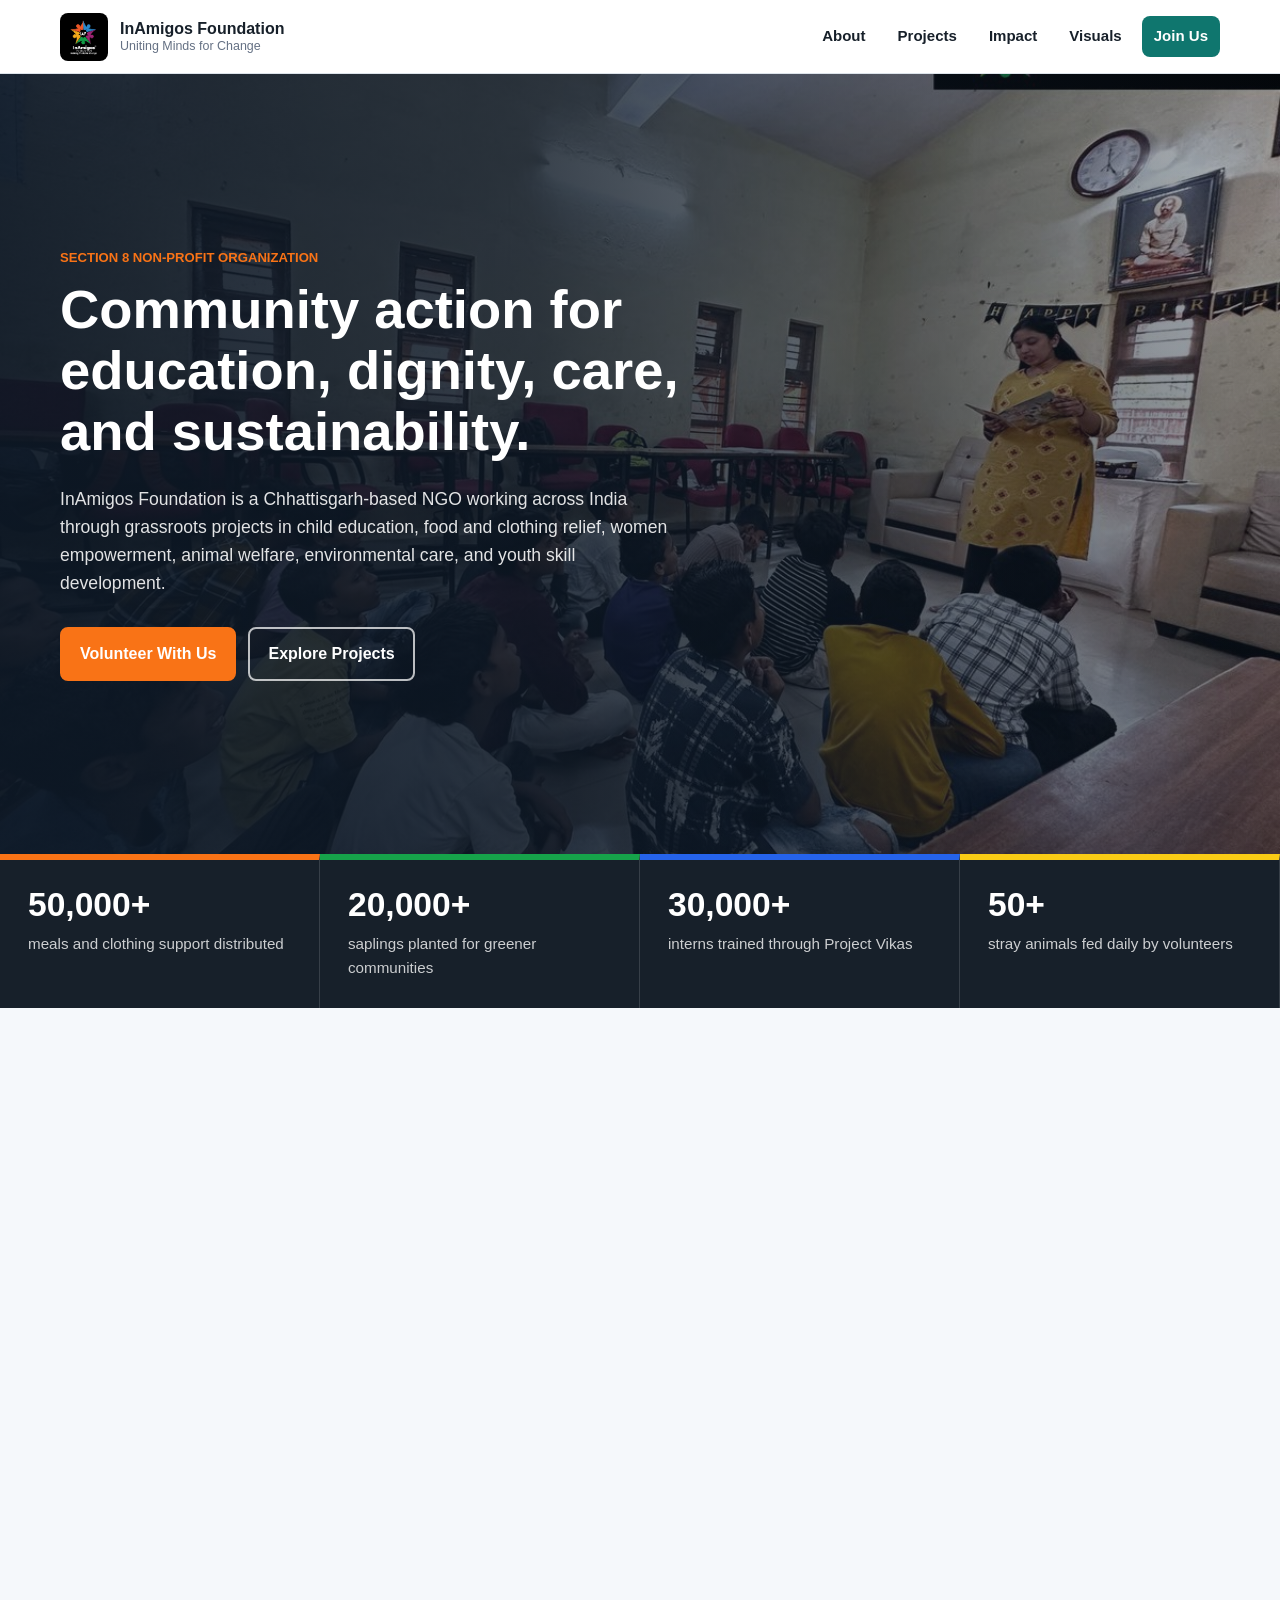
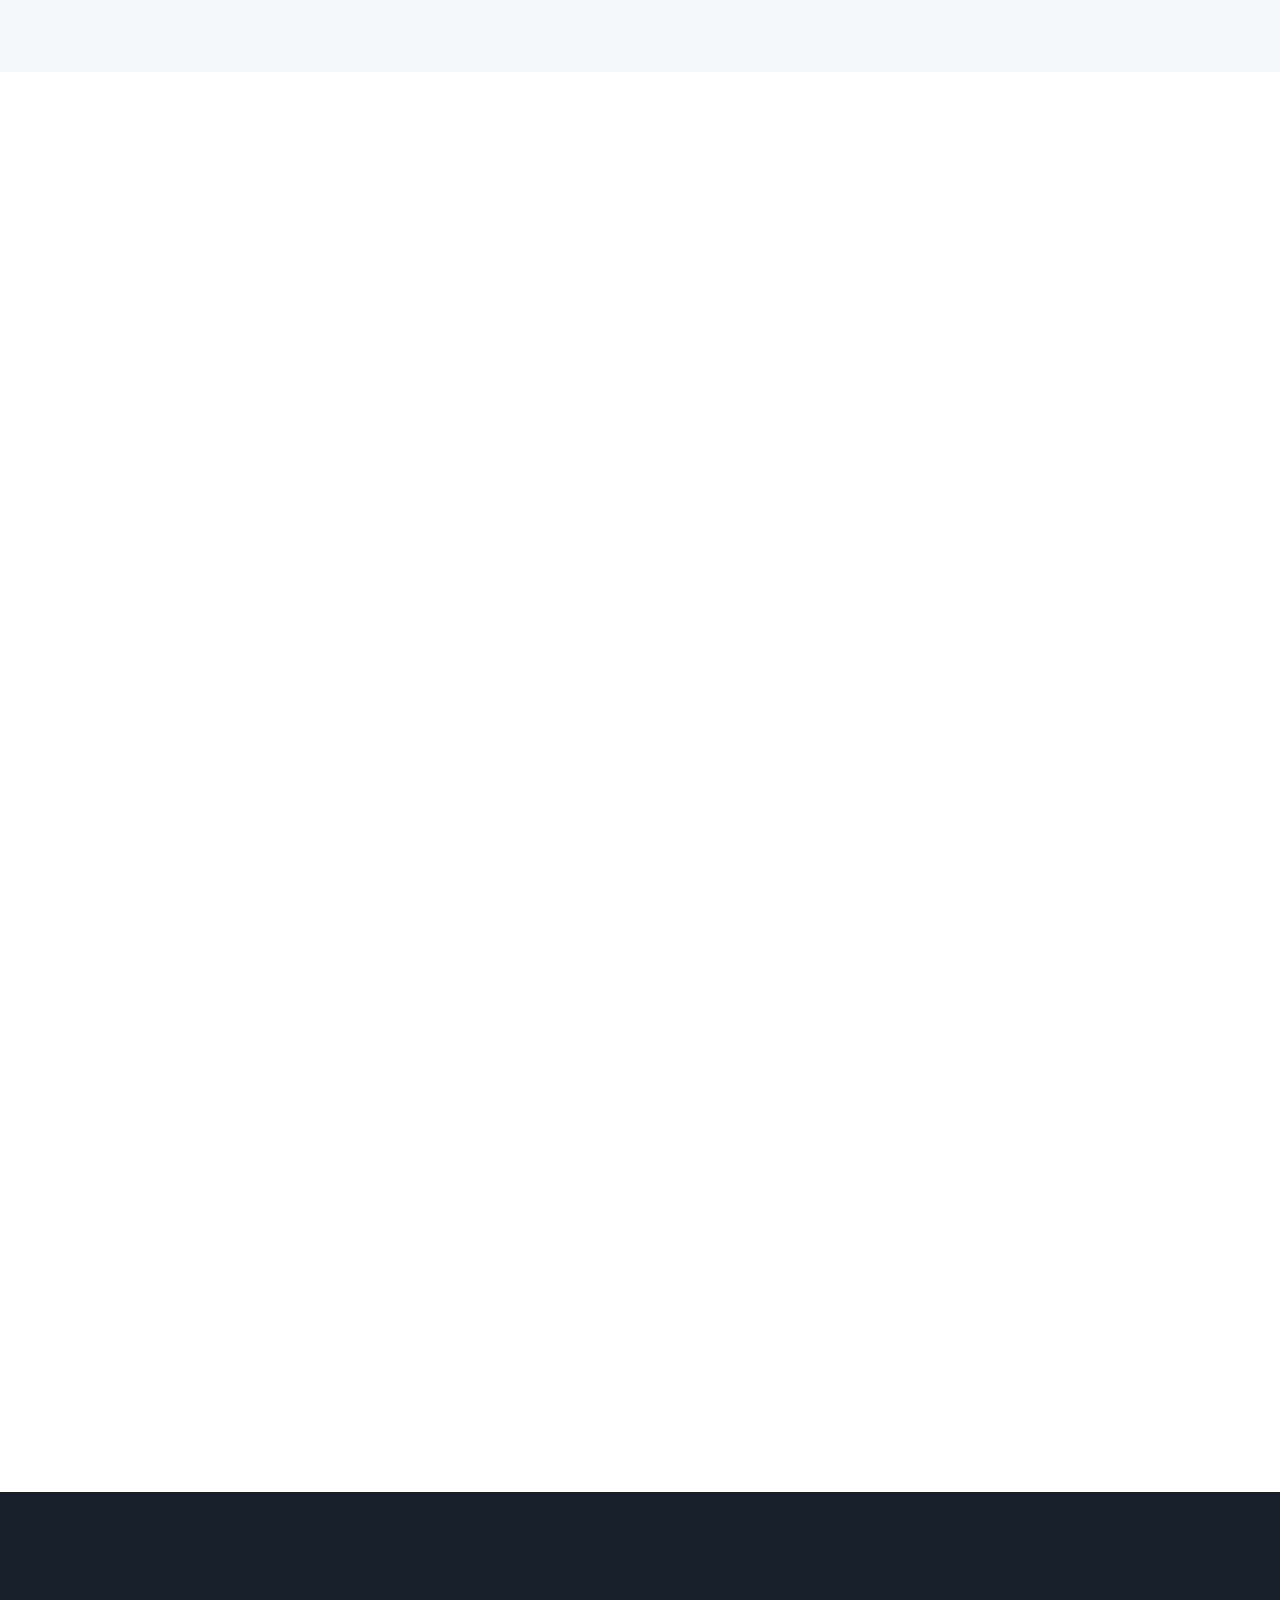
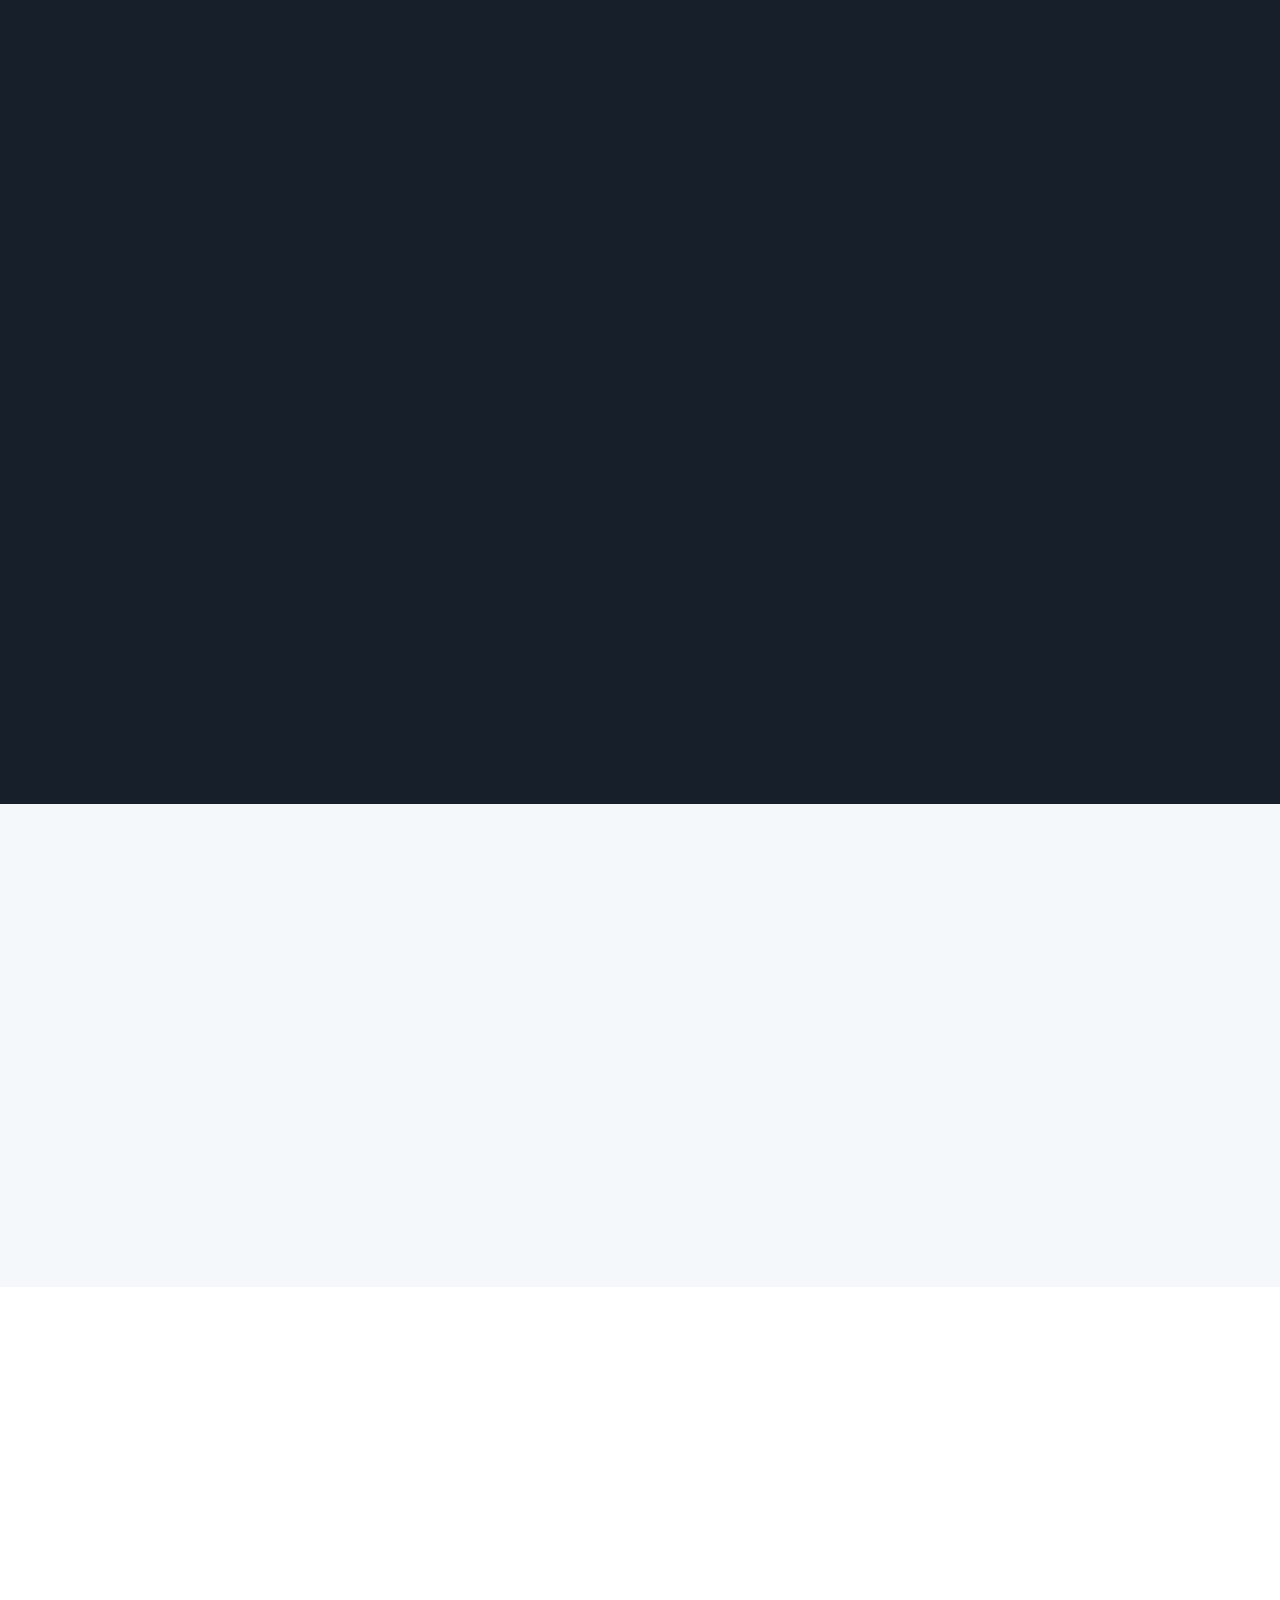
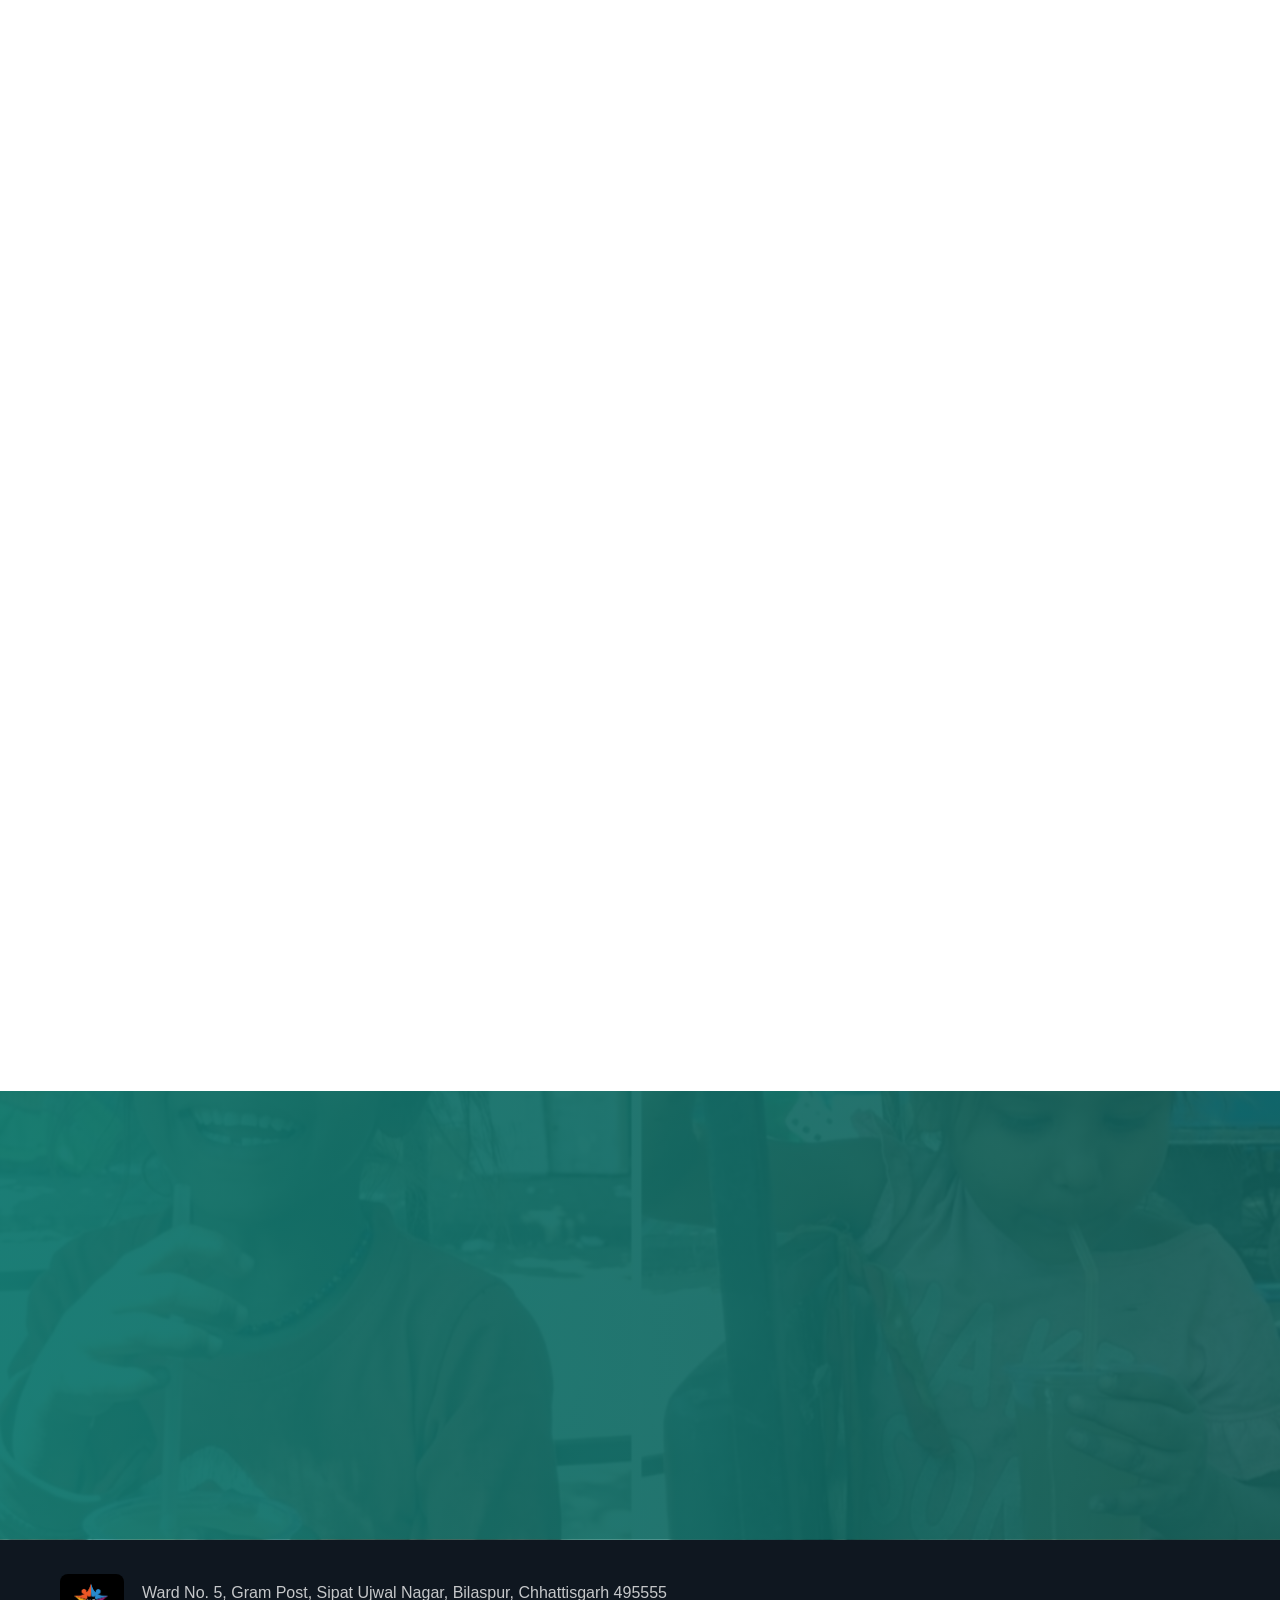
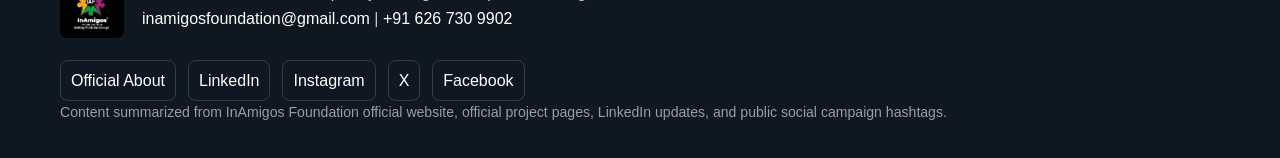
<file: index.html>
<!DOCTYPE html>
<html lang="en">
<head>
  <meta charset="UTF-8">
  <meta name="viewport" content="width=device-width, initial-scale=1.0">
  <meta name="description" content="Awareness webpage for InAmigos Foundation projects, initiatives, social impact, and volunteer support.">
  <title>InAmigos Foundation | Uniting Minds for Change</title>
  <link rel="icon" type="image/jpeg" href="logo.jpg">
  <link rel="apple-touch-icon" href="logo.jpg">
  <link rel="stylesheet" href="styles.css">
</head>
<body>
  <header class="site-header">
    <a class="brand" href="#top" aria-label="InAmigos Foundation home">
      <img src="logo.jpg" alt="InAmigos Foundation logo">
      <span>
        <strong>InAmigos Foundation</strong>
        <small>Uniting Minds for Change</small>
      </span>
    </a>

    <nav class="site-nav" aria-label="Primary navigation">
      <a href="#about">About</a>
      <a href="#projects">Projects</a>
      <a href="#impact">Impact</a>
      <a href="#visuals">Visuals</a>
      <a class="nav-action" href="#join">Join Us</a>
    </nav>

    <div class="mobile-actions">
      <a class="mobile-cta" href="#join">Join</a>
      <details class="mobile-menu">
        <summary>
          <span class="menu-icon" aria-hidden="true"></span>
          <span>Menu</span>
        </summary>
        <nav class="mobile-nav" aria-label="Mobile navigation">
          <a href="#about">About</a>
          <a href="#projects">Projects</a>
          <a href="#impact">Impact</a>
          <a href="#visuals">Visuals</a>
          <a href="#join">Volunteer</a>
        </nav>
      </details>
    </div>
  </header>

  <main id="top">
    <section class="hero" aria-labelledby="hero-title">
      <div class="hero-overlay"></div>
      <div class="hero-content">
        <p class="eyebrow">Section 8 Non-profit Organization</p>
        <h1 id="hero-title">Community action for education, dignity, care, and sustainability.</h1>
        <p class="hero-copy">
          InAmigos Foundation is a Chhattisgarh-based NGO working across India through grassroots projects in child education, food and clothing relief, women empowerment, animal welfare, environmental care, and youth skill development.
        </p>
        <div class="hero-actions" aria-label="Primary actions">
          <a class="button primary" href="#join">Volunteer With Us</a>
          <a class="button secondary" href="#projects">Explore Projects</a>
        </div>
      </div>
    </section>

    <section class="stats-band" aria-label="Impact highlights">
      <div class="stat">
        <strong>50,000+</strong>
        <span>meals and clothing support distributed</span>
      </div>
      <div class="stat">
        <strong>20,000+</strong>
        <span>saplings planted for greener communities</span>
      </div>
      <div class="stat">
        <strong>30,000+</strong>
        <span>interns trained through Project Vikas</span>
      </div>
      <div class="stat">
        <strong>50+</strong>
        <span>stray animals fed daily by volunteers</span>
      </div>
    </section>

    <section class="section about-section" id="about" aria-labelledby="about-title">
      <div class="section-grid about-grid">
        <div>
          <p class="eyebrow">Introduction</p>
          <h2 id="about-title">An NGO built around practical, community-led change.</h2>
          <p>
            Founded on September 23, 2020 by Mr. Govind Shukla, InAmigos Foundation works to bridge gaps in education, healthcare, economic opportunity, and social inclusion. The foundation brings volunteers, local communities, and partners together to create sustainable solutions for people who need support most.
          </p>
          <p>
            Its work is backed by public credentials including Section 8 registration, 80G and 12A certifications, CSR-1 registration, NITI Aayog recognition, and ISO 9001:2015 certification.
          </p>
        </div>
        <div class="credential-panel" aria-label="Organization credentials">
          <div>
            <span>Registered</span>
            <strong>Section 8 NGO</strong>
          </div>
          <div>
            <span>Certified</span>
            <strong>80G &amp; 12A</strong>
          </div>
          <div>
            <span>Eligible</span>
            <strong>CSR-1 Partnerships</strong>
          </div>
          <div>
            <span>Recognized</span>
            <strong>NGO Darpan, NITI Aayog</strong>
          </div>
          <div>
            <span>Quality</span>
            <strong>ISO 9001:2015</strong>
          </div>
        </div>
      </div>
    </section>

    <section class="section projects-section" id="projects" aria-labelledby="projects-title">
      <div class="section-heading">
        <p class="eyebrow">Ongoing Projects</p>
        <h2 id="projects-title">Six initiatives, one shared purpose.</h2>
        <p>
          Each program focuses on a specific social need while supporting the broader goal of stronger, more inclusive communities.
        </p>
      </div>

      <div class="projects-grid">
        <article class="project-card">
          <img src="seva.jpeg" alt="Children receiving refreshments under an InAmigos community support activity" loading="lazy" decoding="async">
          <div class="project-body">
            <span>Project SEVA</span>
            <h3>Food, clothing, and basic relief</h3>
            <p>Supports underprivileged families through meal distribution, clothing drives, winter relief, and street-level service that protects dignity during hardship.</p>
          </div>
        </article>

        <article class="project-card">
          <img src="bachpanshala.jpeg" alt="Children attending an education session with an InAmigos volunteer" loading="lazy" decoding="async">
          <div class="project-body">
            <span>Project BACHPANSHALA</span>
            <h3>Learning support for children</h3>
            <p>Bridges education gaps through basic school support, digital literacy, life skills, learning sessions, and access to study material.</p>
          </div>
        </article>

        <article class="project-card">
          <img src="animal.jpeg" alt="InAmigos animal welfare poster for stray animal care and feeding" loading="lazy" decoding="async">
          <div class="project-body">
            <span>Project JEEV</span>
            <h3>Care for stray and abandoned animals</h3>
            <p>Feeds and supports stray animals while encouraging humane treatment, rescue awareness, and everyday compassion for vulnerable lives.</p>
          </div>
        </article>

        <article class="project-card">
          <img src="udaan.jpeg" alt="InAmigos poster about empowering girls through education" loading="lazy" decoding="async">
          <div class="project-body">
            <span>Project UDAAN</span>
            <h3>Women empowerment and self-reliance</h3>
            <p>Works with rural self-help groups and communities to promote skill development, financial independence, confidence, and menstrual hygiene awareness.</p>
          </div>
        </article>

        <article class="project-card">
          <img src="prakriti.jpeg" alt="Volunteers holding saplings for Project Prakriti" loading="lazy" decoding="async">
          <div class="project-body">
            <span>Project PRAKRITI</span>
            <h3>Environmental sustainability</h3>
            <p>Encourages tree plantation, conservation awareness, sustainable living, waste responsibility, and greener community habits.</p>
          </div>
        </article>

        <article class="project-card">
          <img src="donate_edu.jpeg" alt="Children holding learning sheets during an InAmigos education support activity" loading="lazy" decoding="async">
          <div class="project-body">
            <span>Project VIKAS</span>
            <h3>Skills, internships, and youth growth</h3>
            <p>Creates internships and volunteer opportunities in fields such as research, content writing, social work, finance, marketing, and operations.</p>
          </div>
        </article>
      </div>
    </section>

    <section class="section impact-section" id="impact" aria-labelledby="impact-title">
      <div class="section-grid impact-grid">
        <div class="impact-image">
          <img src="prakriti.jpeg" alt="InAmigos volunteers supporting sapling plantation through Project Prakriti" loading="lazy" decoding="async">
        </div>
        <div>
          <p class="eyebrow">Social Impact</p>
          <h2 id="impact-title">The purpose is long-term empowerment, not temporary visibility.</h2>
          <div class="impact-list">
            <article>
              <h3>Access</h3>
              <p>Education programs and skill-building opportunities help children and young people move toward confidence, employability, and independence.</p>
            </article>
            <article>
              <h3>Dignity</h3>
              <p>Food, clothing, and relief drives address immediate needs while reminding communities that care must include respect.</p>
            </article>
            <article>
              <h3>Equity</h3>
              <p>Women-focused initiatives support financial participation, health awareness, and stronger decision-making power in families and communities.</p>
            </article>
            <article>
              <h3>Sustainability</h3>
              <p>Environmental and animal welfare work expands the idea of service to include shared spaces, local ecology, and all living beings.</p>
            </article>
          </div>
        </div>
      </div>
    </section>

    <section class="section campaign-section" aria-labelledby="campaign-title">
      <div class="section-heading">
        <p class="eyebrow">Campaign Voice</p>
        <h2 id="campaign-title">Follow the work through active project hashtags.</h2>
        <p>
          InAmigos uses social platforms to share volunteer updates, awareness messages, project stories, and campaign highlights.
        </p>
      </div>
      <div class="hashtag-list" aria-label="InAmigos hashtags">
        <span>#InAmigos</span>
        <span>#InAmigosFoundation</span>
        <span>#IAF</span>
        <span>#ProjectSEVA</span>
        <span>#ProjectBachpanshala</span>
        <span>#ProjectJEEV</span>
        <span>#ProjectUdaan</span>
        <span>#ProjectPrakriti</span>
        <span>#ProjectVikas</span>
      </div>
    </section>

    <section class="section visuals-section" id="visuals" aria-labelledby="visuals-title">
      <div class="section-heading">
        <p class="eyebrow">Images &amp; Visuals</p>
        <h2 id="visuals-title">Field activities and awareness creatives.</h2>
      </div>
      <div class="visual-grid">
        <figure>
          <img src="bachpanshala.jpeg" alt="Children attending an InAmigos learning session" loading="lazy" decoding="async">
          <figcaption>Bachpanshala education session</figcaption>
        </figure>
        <figure>
          <img src="seva.jpeg" alt="Children receiving refreshments during community outreach" loading="lazy" decoding="async">
          <figcaption>SEVA community support</figcaption>
        </figure>
        <figure>
          <img src="donate_edu.jpeg" alt="Children holding study sheets during an education support activity" loading="lazy" decoding="async">
          <figcaption>Education support campaign</figcaption>
        </figure>
        <figure>
          <img src="udaan.jpeg" alt="InAmigos women and girls empowerment awareness creative" loading="lazy" decoding="async">
          <figcaption>Udaan empowerment message</figcaption>
        </figure>
        <figure>
          <img src="animal.jpeg" alt="InAmigos animal welfare donation awareness creative" loading="lazy" decoding="async">
          <figcaption>Jeev animal care appeal</figcaption>
        </figure>
        <figure>
          <img src="prakriti.jpeg" alt="Volunteers holding saplings for a plantation initiative" loading="lazy" decoding="async">
          <figcaption>Prakriti plantation drive</figcaption>
        </figure>
      </div>
    </section>

    <section class="join-section" id="join" aria-labelledby="join-title">
      <div class="join-content">
        <p class="eyebrow">Call to Action</p>
        <h2 id="join-title">Become an Amigo. Support a project that matches your skills.</h2>
        <p>
          Volunteer for education sessions, relief drives, animal feeding, environmental action, digital awareness, content writing, fundraising, or CSR partnerships.
        </p>
        <div class="join-actions">
          <a class="button primary" href="mailto:inamigosfoundation@gmail.com">Email to Volunteer</a>
          <a class="button light" href="https://inamigosfoundation.org.in" target="_blank" rel="noopener">Official Website</a>
          <a class="button light" href="https://youtube.com/@inamigosfoundation?si=RC5O-7sbqPnd62Md" target="_blank" rel="noopener">YouTube</a>
        </div>
      </div>
    </section>
  </main>

  <footer class="site-footer">
    <div>
      <img src="logo.jpg" alt="InAmigos Foundation logo">
      <p>
        Ward No. 5, Gram Post, Sipat Ujwal Nagar, Bilaspur, Chhattisgarh 495555<br>
        <a href="mailto:inamigosfoundation@gmail.com">inamigosfoundation@gmail.com</a> | <a href="tel:+916267309902">+91 626 730 9902</a>
      </p>
    </div>
    <div class="footer-links" aria-label="Official and social links">
      <a href="https://inamigosfoundation.org.in/page/About-Us" target="_blank" rel="noopener">Official About</a>
      <a href="https://in.linkedin.com/company/inamigos-foundation" target="_blank" rel="noopener">LinkedIn</a>
      <a href="https://www.instagram.com/inamigos/" target="_blank" rel="noopener">Instagram</a>
      <a href="https://x.com/InamigosF" target="_blank" rel="noopener">X</a>
      <a href="https://www.facebook.com/InAmigos" target="_blank" rel="noopener">Facebook</a>
    </div>
    <p class="source-note">
      Content summarized from InAmigos Foundation official website, official project pages, LinkedIn updates, and public social campaign hashtags.
    </p>
  </footer>
</body>
</html>
</file>
<file: styles.css>
:root {
  --ink: #17202a;
  --text: #354052;
  --muted: #657184;
  --line: #dce3ea;
  --paper: #ffffff;
  --soft: #f5f8fb;
  --teal: #0f766e;
  --teal-dark: #115e59;
  --orange: #f97316;
  --blue: #2563eb;
  --rose: #be123c;
  --green: #16a34a;
  --yellow: #facc15;
  --shadow: 0 16px 42px rgba(23, 32, 42, 0.12);
}

* {
  box-sizing: border-box;
}

html {
  scroll-behavior: smooth;
}

body {
  margin: 0;
  color: var(--text);
  background: var(--paper);
  font-family: Arial, Helvetica, sans-serif;
  line-height: 1.6;
  overflow-x: hidden;
}

@keyframes fade-slide-up {
  from {
    opacity: 0;
    transform: translateY(28px);
  }

  to {
    opacity: 1;
    transform: translateY(0);
  }
}

@keyframes soft-zoom {
  from {
    transform: scale(1.04);
  }

  to {
    transform: scale(1);
  }
}

@keyframes float-in {
  from {
    opacity: 0;
    transform: translateY(14px) scale(0.98);
  }

  to {
    opacity: 1;
    transform: translateY(0) scale(1);
  }
}

img {
  display: block;
  max-width: 100%;
}

a {
  color: inherit;
}

[id] {
  scroll-margin-top: 92px;
}

.site-header {
  position: sticky;
  top: 0;
  z-index: 20;
  display: flex;
  align-items: center;
  justify-content: space-between;
  gap: 20px;
  min-height: 74px;
  padding: 12px max(20px, calc((100vw - 1160px) / 2));
  background: rgba(255, 255, 255, 0.94);
  border-bottom: 1px solid var(--line);
  backdrop-filter: blur(14px);
  animation: fade-slide-up 0.55s ease both;
}

.brand {
  display: flex;
  align-items: center;
  gap: 12px;
  min-width: 230px;
  text-decoration: none;
}

.brand img {
  width: 48px;
  height: 48px;
  border-radius: 8px;
  object-fit: cover;
}

.brand strong,
.brand small {
  display: block;
}

.brand strong {
  color: var(--ink);
  font-size: 1rem;
  line-height: 1.2;
}

.brand small {
  color: var(--muted);
  font-size: 0.78rem;
  line-height: 1.2;
}

.site-nav {
  display: flex;
  align-items: center;
  justify-content: flex-end;
  gap: 8px;
  flex-wrap: wrap;
}

.site-nav a {
  min-height: 38px;
  display: inline-flex;
  align-items: center;
  justify-content: center;
  padding: 8px 12px;
  border-radius: 8px;
  color: var(--ink);
  font-size: 0.94rem;
  font-weight: 700;
  text-decoration: none;
  transition: background 0.2s ease, color 0.2s ease, transform 0.2s ease;
}

.site-nav a:hover {
  background: var(--soft);
  transform: translateY(-1px);
}

.site-nav .nav-action {
  color: #ffffff;
  background: var(--teal);
}

.site-nav .nav-action:hover {
  background: var(--teal-dark);
}

.mobile-actions {
  display: none;
}

.mobile-cta,
.mobile-menu summary {
  min-height: 42px;
  display: inline-flex;
  align-items: center;
  justify-content: center;
  border-radius: 8px;
  font-size: 0.9rem;
  font-weight: 800;
  text-decoration: none;
}

.mobile-cta {
  padding: 8px 14px;
  color: #ffffff;
  background: var(--orange);
}

.mobile-menu {
  position: relative;
}

.mobile-menu summary {
  gap: 8px;
  padding: 8px 12px;
  color: var(--ink);
  border: 1px solid var(--line);
  background: #ffffff;
  cursor: pointer;
  list-style: none;
}

.mobile-menu[open] summary,
.mobile-menu summary:focus-visible {
  color: #ffffff;
  border-color: var(--teal);
  background: var(--teal);
  outline: none;
}

.mobile-menu summary::-webkit-details-marker {
  display: none;
}

.menu-icon,
.menu-icon::before,
.menu-icon::after {
  display: block;
  width: 18px;
  height: 2px;
  border-radius: 2px;
  background: currentColor;
  transition: transform 0.2s ease, opacity 0.2s ease;
}

.menu-icon {
  position: relative;
}

.menu-icon::before,
.menu-icon::after {
  content: "";
  position: absolute;
  left: 0;
}

.menu-icon::before {
  transform: translateY(-6px);
}

.menu-icon::after {
  transform: translateY(6px);
}

.mobile-menu[open] .menu-icon {
  background: transparent;
}

.mobile-menu[open] .menu-icon::before {
  transform: rotate(45deg);
}

.mobile-menu[open] .menu-icon::after {
  transform: rotate(-45deg);
}

.mobile-nav {
  position: absolute;
  top: calc(100% + 10px);
  right: 0;
  width: min(292px, calc(100vw - 28px));
  padding: 8px;
  border: 1px solid var(--line);
  border-radius: 10px;
  background: rgba(255, 255, 255, 0.98);
  box-shadow: 0 22px 52px rgba(23, 32, 42, 0.18);
  backdrop-filter: blur(14px);
  animation: float-in 0.18s ease both;
}

.mobile-nav a {
  min-height: 46px;
  display: flex;
  align-items: center;
  padding: 10px 12px;
  border-radius: 8px;
  color: var(--ink);
  font-size: 0.98rem;
  font-weight: 800;
  text-decoration: none;
}

.mobile-nav a:hover {
  color: #ffffff;
  background: var(--teal);
}

.hero {
  position: relative;
  min-height: calc(100vh - 120px);
  display: grid;
  align-items: center;
  padding: 84px max(20px, calc((100vw - 1160px) / 2));
  color: #ffffff;
  background-image: url("bachpanshala.jpeg");
  background-size: cover;
  background-position: center right;
  overflow: hidden;
  animation: soft-zoom 1.1s ease both;
}

.hero-overlay {
  position: absolute;
  inset: 0;
  background:
    linear-gradient(90deg, rgba(13, 24, 37, 0.92) 0%, rgba(13, 24, 37, 0.78) 42%, rgba(13, 24, 37, 0.2) 100%),
    linear-gradient(0deg, rgba(13, 24, 37, 0.46), rgba(13, 24, 37, 0.12));
}

.hero-content {
  position: relative;
  max-width: 650px;
  animation: fade-slide-up 0.75s ease 0.12s both;
}

.eyebrow {
  margin: 0 0 12px;
  color: var(--orange);
  font-size: 0.82rem;
  font-weight: 800;
  text-transform: uppercase;
  letter-spacing: 0;
}

.hero h1,
.section h2,
.join-section h2 {
  margin: 0;
  color: var(--ink);
  font-size: 2.3rem;
  line-height: 1.12;
}

.hero h1 {
  color: #ffffff;
  font-size: 3.4rem;
  max-width: 850px;
}

.hero-copy {
  max-width: 620px;
  margin: 22px 0 0;
  color: rgba(255, 255, 255, 0.88);
  font-size: 1.1rem;
}

.hero-actions,
.join-actions {
  display: flex;
  flex-wrap: wrap;
  gap: 12px;
  margin-top: 30px;
}

.button {
  min-height: 48px;
  display: inline-flex;
  align-items: center;
  justify-content: center;
  padding: 12px 18px;
  border: 2px solid transparent;
  border-radius: 8px;
  font-weight: 800;
  text-decoration: none;
  transition: background 0.2s ease, border-color 0.2s ease, color 0.2s ease, transform 0.2s ease, box-shadow 0.2s ease;
}

.button.primary {
  color: #ffffff;
  background: var(--orange);
  border-color: var(--orange);
}

.button.primary:hover {
  background: #ea580c;
  border-color: #ea580c;
  box-shadow: 0 12px 24px rgba(234, 88, 12, 0.25);
  transform: translateY(-2px);
}

.button.secondary {
  color: #ffffff;
  border-color: rgba(255, 255, 255, 0.72);
}

.button.secondary:hover {
  color: var(--ink);
  background: #ffffff;
  border-color: #ffffff;
  transform: translateY(-2px);
}

.button.light {
  color: #ffffff;
  border-color: rgba(255, 255, 255, 0.7);
}

.button.light:hover {
  color: var(--teal-dark);
  background: #ffffff;
  border-color: #ffffff;
  transform: translateY(-2px);
}

.stats-band {
  display: grid;
  grid-template-columns: repeat(4, 1fr);
  background: var(--ink);
  color: #ffffff;
}

.stat {
  min-height: 148px;
  padding: 28px;
  border-right: 1px solid rgba(255, 255, 255, 0.14);
  animation: float-in 0.65s ease both;
}

.stat:nth-child(2) {
  animation-delay: 0.08s;
}

.stat:nth-child(3) {
  animation-delay: 0.16s;
}

.stat:nth-child(4) {
  animation-delay: 0.24s;
}

.stat:nth-child(1) {
  border-top: 6px solid var(--orange);
}

.stat:nth-child(2) {
  border-top: 6px solid var(--green);
}

.stat:nth-child(3) {
  border-top: 6px solid var(--blue);
}

.stat:nth-child(4) {
  border-top: 6px solid var(--yellow);
}

.stat strong {
  display: block;
  font-size: 2.1rem;
  line-height: 1;
}

.stat span {
  display: block;
  margin-top: 10px;
  color: rgba(255, 255, 255, 0.78);
  font-size: 0.95rem;
}

.section {
  padding: 84px max(20px, calc((100vw - 1160px) / 2));
}

.section p {
  max-width: 720px;
}

.section-heading {
  max-width: 760px;
  margin-bottom: 34px;
}

.section-heading p:last-child,
.about-section p,
.join-section p {
  color: var(--muted);
  font-size: 1.02rem;
}

.section-grid {
  display: grid;
  grid-template-columns: minmax(0, 1.1fr) minmax(320px, 0.9fr);
  gap: 42px;
  align-items: start;
}

.about-section {
  background: var(--soft);
}

.credential-panel {
  display: grid;
  gap: 12px;
}

.credential-panel div {
  padding: 18px;
  border: 1px solid var(--line);
  border-left: 6px solid var(--teal);
  border-radius: 8px;
  background: #ffffff;
  box-shadow: 0 10px 24px rgba(23, 32, 42, 0.06);
}

.credential-panel div:nth-child(2) {
  border-left-color: var(--orange);
}

.credential-panel div:nth-child(3) {
  border-left-color: var(--blue);
}

.credential-panel div:nth-child(4) {
  border-left-color: var(--rose);
}

.credential-panel div:nth-child(5) {
  border-left-color: var(--green);
}

.credential-panel span {
  display: block;
  color: var(--muted);
  font-size: 0.82rem;
  font-weight: 700;
  text-transform: uppercase;
}

.credential-panel strong {
  display: block;
  margin-top: 4px;
  color: var(--ink);
  font-size: 1.04rem;
}

.projects-section {
  background: #ffffff;
}

.projects-grid {
  display: grid;
  grid-template-columns: repeat(3, minmax(0, 1fr));
  gap: 22px;
}

.project-card {
  overflow: hidden;
  border: 1px solid var(--line);
  border-radius: 8px;
  background: #ffffff;
  box-shadow: 0 12px 30px rgba(23, 32, 42, 0.08);
  transition: transform 0.25s ease, box-shadow 0.25s ease, border-color 0.25s ease;
}

.project-card:hover {
  border-color: rgba(15, 118, 110, 0.35);
  box-shadow: 0 18px 44px rgba(23, 32, 42, 0.14);
  transform: translateY(-6px);
}

.project-card img {
  width: 100%;
  aspect-ratio: 4 / 3;
  object-fit: cover;
  background: var(--soft);
  transition: transform 0.45s ease;
}

.project-card:hover img {
  transform: scale(1.035);
}

.project-card:nth-child(3) img,
.project-card:nth-child(4) img,
.project-card:nth-child(6) img {
  object-fit: contain;
  padding: 8px;
}

.project-body {
  padding: 22px;
}

.project-body span {
  display: inline-flex;
  margin-bottom: 10px;
  color: var(--teal-dark);
  font-size: 0.78rem;
  font-weight: 900;
  text-transform: uppercase;
}

.project-body h3 {
  min-height: 58px;
  margin: 0;
  color: var(--ink);
  font-size: 1.24rem;
  line-height: 1.25;
}

.project-body p {
  margin: 12px 0 0;
  color: var(--muted);
  font-size: 0.96rem;
}

.impact-section {
  background: var(--ink);
  color: #ffffff;
}

.impact-section h2,
.impact-section h3 {
  color: #ffffff;
}

.impact-section .eyebrow {
  color: var(--yellow);
}

.impact-image img {
  width: 100%;
  border-radius: 8px;
  box-shadow: var(--shadow);
  transition: transform 0.35s ease;
}

.impact-image img:hover {
  transform: scale(1.02);
}

.impact-list {
  display: grid;
  gap: 14px;
  margin-top: 24px;
}

.impact-list article {
  padding: 18px;
  border: 1px solid rgba(255, 255, 255, 0.12);
  border-left: 6px solid var(--orange);
  border-radius: 8px;
  background: rgba(255, 255, 255, 0.06);
}

.impact-list article:nth-child(2) {
  border-left-color: var(--blue);
}

.impact-list article:nth-child(3) {
  border-left-color: var(--rose);
}

.impact-list article:nth-child(4) {
  border-left-color: var(--green);
}

.impact-list h3 {
  margin: 0 0 4px;
  font-size: 1.05rem;
}

.impact-list p {
  margin: 0;
  color: rgba(255, 255, 255, 0.76);
  font-size: 0.96rem;
}

.campaign-section {
  background: var(--soft);
}

.hashtag-list {
  display: flex;
  flex-wrap: wrap;
  gap: 10px;
}

.hashtag-list span {
  display: inline-flex;
  align-items: center;
  min-height: 38px;
  padding: 8px 12px;
  border: 1px solid var(--line);
  border-radius: 8px;
  color: var(--ink);
  background: #ffffff;
  font-weight: 800;
  transition: background 0.2s ease, color 0.2s ease, transform 0.2s ease;
}

.hashtag-list span:hover {
  color: #ffffff;
  background: var(--teal);
  transform: translateY(-3px);
}

.visuals-section {
  background: #ffffff;
}

.visual-grid {
  column-count: 3;
  column-gap: 18px;
}

.visual-grid figure {
  break-inside: avoid;
  margin: 0 0 18px;
  overflow: hidden;
  border: 1px solid var(--line);
  border-radius: 8px;
  background: #ffffff;
  box-shadow: 0 10px 26px rgba(23, 32, 42, 0.08);
  transition: transform 0.25s ease, box-shadow 0.25s ease;
}

.visual-grid figure:hover {
  box-shadow: 0 18px 40px rgba(23, 32, 42, 0.15);
  transform: translateY(-5px);
}

.visual-grid img {
  width: 100%;
  height: auto;
  transition: transform 0.45s ease;
}

.visual-grid figure:hover img {
  transform: scale(1.025);
}

.visual-grid figcaption {
  padding: 11px 13px;
  color: var(--muted);
  font-size: 0.9rem;
  font-weight: 700;
}

.join-section {
  padding: 88px max(20px, calc((100vw - 1160px) / 2));
  color: #ffffff;
  background:
    linear-gradient(90deg, rgba(15, 118, 110, 0.95), rgba(17, 94, 89, 0.9)),
    url("seva.jpeg");
  background-size: cover;
  background-position: center;
}

.join-content {
  max-width: 780px;
}

.join-section h2 {
  color: #ffffff;
}

.join-section .eyebrow {
  color: var(--yellow);
}

.join-section p {
  color: rgba(255, 255, 255, 0.86);
}

.site-footer {
  padding: 34px max(20px, calc((100vw - 1160px) / 2));
  color: rgba(255, 255, 255, 0.76);
  background: #0f1720;
}

.site-footer > div:first-child {
  display: flex;
  align-items: center;
  gap: 18px;
}

.site-footer img {
  width: 64px;
  height: 64px;
  border-radius: 8px;
  object-fit: cover;
}

.site-footer p {
  margin: 0;
}

.site-footer a {
  color: #ffffff;
  text-decoration: none;
}

.site-footer a:hover {
  text-decoration: underline;
}

.footer-links {
  display: flex;
  flex-wrap: wrap;
  gap: 12px;
  margin-top: 22px;
}

.footer-links a {
  display: inline-flex;
  min-height: 36px;
  align-items: center;
  padding: 7px 10px;
  border: 1px solid rgba(255, 255, 255, 0.16);
  border-radius: 8px;
  color: #ffffff;
  transition: background 0.2s ease, transform 0.2s ease;
}

.footer-links a:hover {
  background: rgba(255, 255, 255, 0.08);
  transform: translateY(-2px);
}

.source-note {
  margin-top: 22px;
  color: rgba(255, 255, 255, 0.58);
  font-size: 0.88rem;
}

@supports (animation-timeline: view()) {
  .section-heading,
  .section-grid,
  .project-card,
  .impact-list article,
  .hashtag-list span,
  .visual-grid figure,
  .join-content {
    opacity: 0;
    animation: fade-slide-up 0.7s ease both;
    animation-timeline: view();
    animation-range: entry 8% cover 28%;
  }

  .project-card:nth-child(2),
  .visual-grid figure:nth-child(2),
  .hashtag-list span:nth-child(2) {
    animation-range: entry 10% cover 30%;
  }

  .project-card:nth-child(3),
  .visual-grid figure:nth-child(3),
  .hashtag-list span:nth-child(3) {
    animation-range: entry 12% cover 32%;
  }
}

@media (prefers-reduced-motion: reduce) {
  *,
  *::before,
  *::after {
    scroll-behavior: auto !important;
    animation-duration: 0.01ms !important;
    animation-iteration-count: 1 !important;
    transition-duration: 0.01ms !important;
  }
}

@media (max-width: 940px) {
  .site-header {
    position: sticky;
    align-items: center;
    flex-direction: row;
    gap: 12px;
    min-height: auto;
  }

  .site-nav {
    display: none;
  }

  .brand {
    flex: 1 1 auto;
    min-width: 0;
  }

  .brand span {
    min-width: 0;
  }

  .brand strong,
  .brand small {
    overflow: hidden;
    text-overflow: ellipsis;
    white-space: nowrap;
  }

  .mobile-actions {
    display: flex;
    align-items: center;
    justify-content: flex-end;
    gap: 8px;
    flex: 0 0 auto;
  }

  .hero {
    min-height: 680px;
    background-position: center;
  }

  .hero-overlay {
    background: linear-gradient(90deg, rgba(13, 24, 37, 0.94), rgba(13, 24, 37, 0.62));
  }

  .hero h1 {
    font-size: 2.55rem;
  }

  .stats-band {
    grid-template-columns: repeat(2, 1fr);
  }

  .section-grid,
  .projects-grid {
    grid-template-columns: 1fr 1fr;
  }

  .about-grid,
  .impact-grid {
    grid-template-columns: 1fr;
  }

  .visual-grid {
    column-count: 2;
  }
}

@media (max-width: 620px) {
  .site-header {
    gap: 10px;
    padding: 10px 14px;
  }

  .brand img {
    width: 42px;
    height: 42px;
  }

  .brand strong {
    font-size: 0.94rem;
  }

  .brand small {
    font-size: 0.72rem;
  }

  .mobile-cta {
    padding: 8px 12px;
  }

  .mobile-menu summary {
    width: 42px;
    gap: 0;
    padding: 8px;
  }

  .mobile-menu summary span:last-child {
    position: absolute;
    width: 1px;
    height: 1px;
    overflow: hidden;
    clip: rect(0, 0, 0, 0);
    white-space: nowrap;
  }

  .hero,
  .section,
  .join-section,
  .site-footer {
    padding-left: 16px;
    padding-right: 16px;
  }

  .hero {
    min-height: 620px;
    padding-top: 64px;
    padding-bottom: 64px;
  }

  .hero h1,
  .section h2,
  .join-section h2 {
    font-size: 2rem;
  }

  .hero-copy {
    font-size: 1rem;
  }

  .button {
    width: 100%;
  }

  .stats-band,
  .section-grid,
  .projects-grid {
    grid-template-columns: 1fr;
  }

  .stat {
    min-height: auto;
    border-right: 0;
  }

  .project-body h3 {
    min-height: 0;
  }

  .visual-grid {
    column-count: 1;
  }

  .site-footer > div:first-child {
    align-items: flex-start;
    flex-direction: column;
  }
}
</file>
